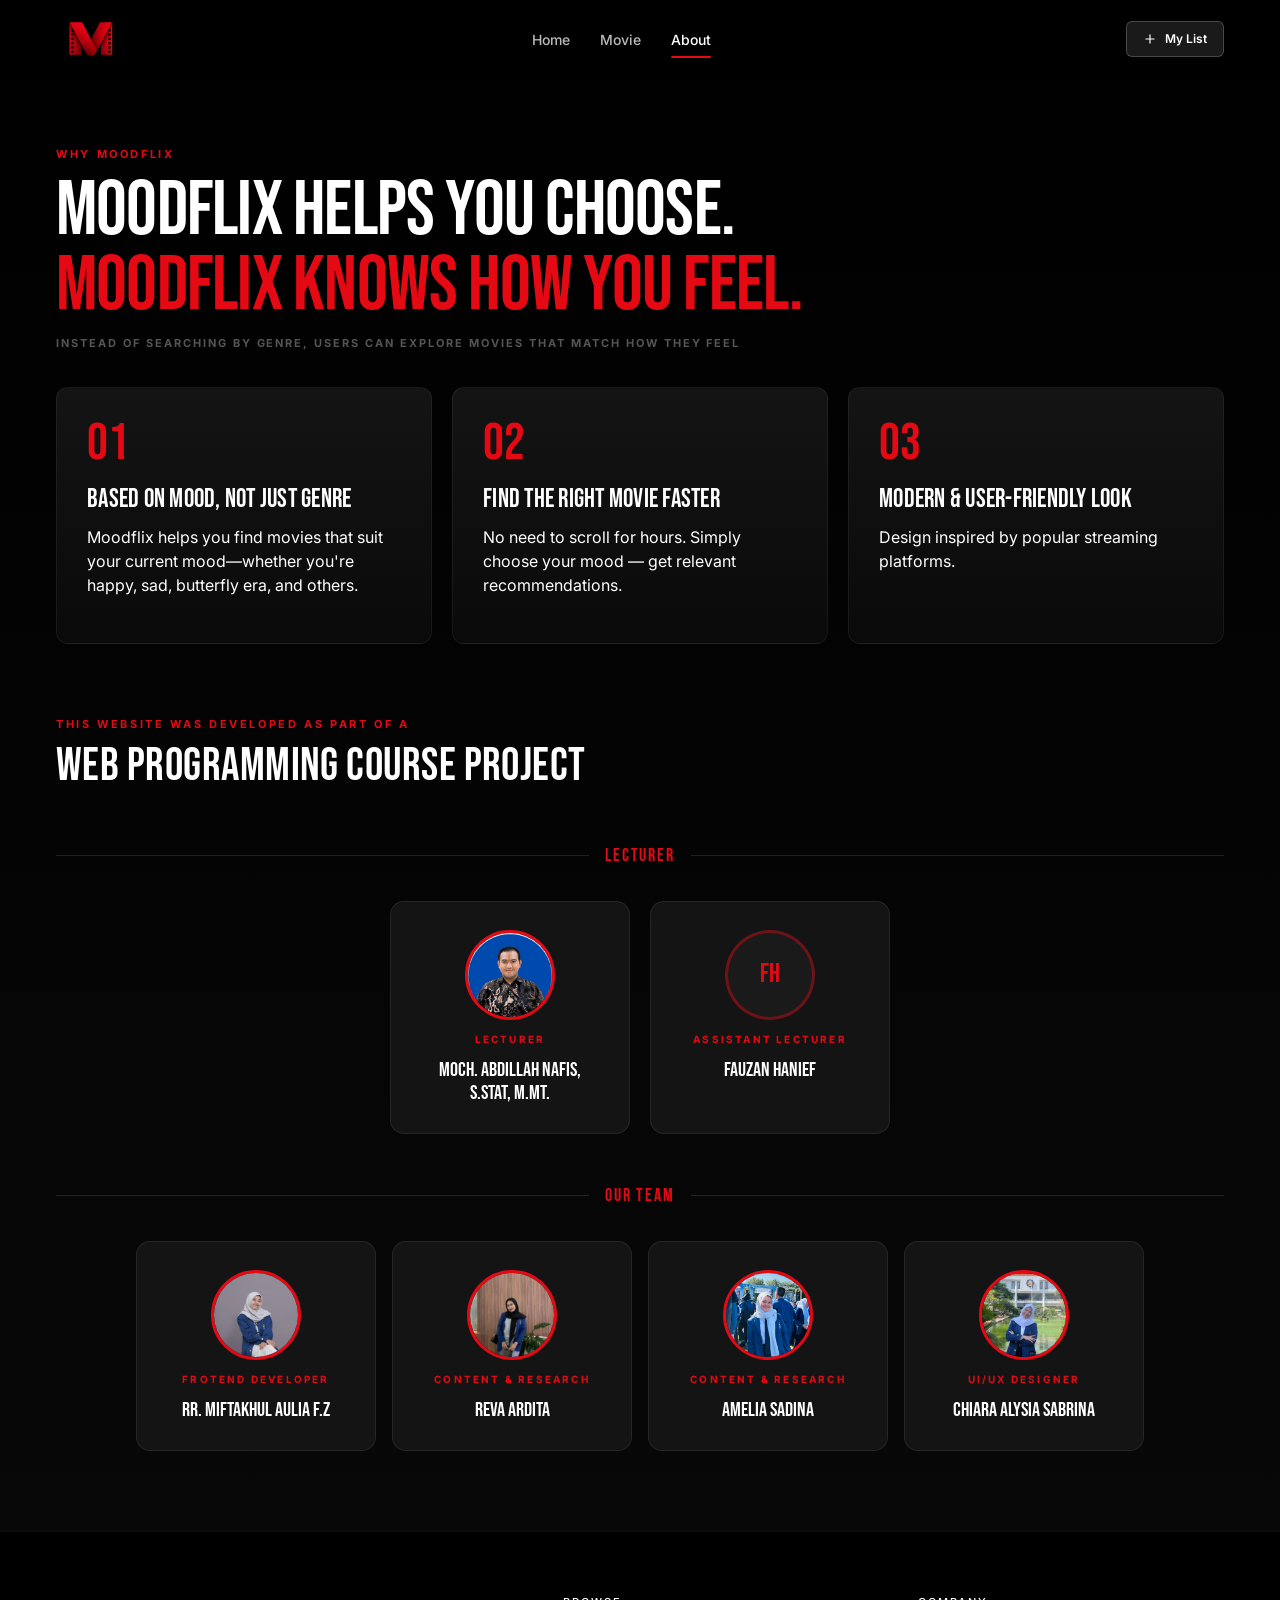
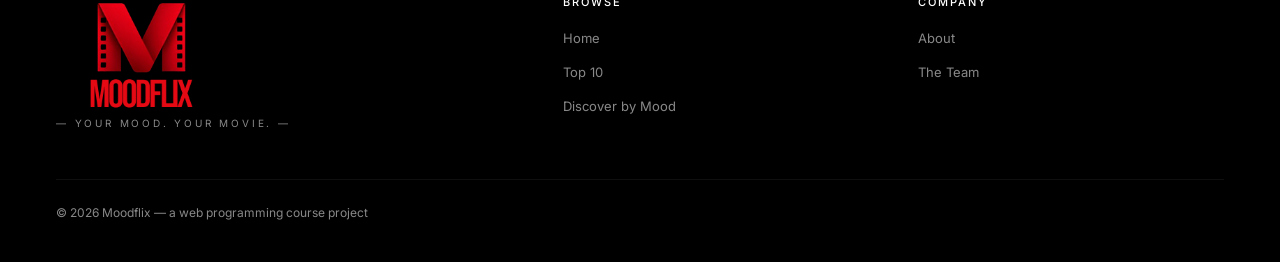
<file: about.html>
<!DOCTYPE html>
<html lang="en">
<head>
    <meta charset="UTF-8">
    <meta name="viewport" content="width=device-width, initial-scale=1.0">
    <title>About - Your Mood. Your Movie.</title>

    <!-- Bootstrap 5 -->
    <link href="https://cdn.jsdelivr.net/npm/bootstrap@5.3.3/dist/css/bootstrap.min.css" rel="stylesheet" />
    <!-- Bootstrap Icons -->
    <link href="https://cdn.jsdelivr.net/npm/bootstrap-icons@1.11.3/font/bootstrap-icons.min.css" rel="stylesheet" />
    <!-- Google Fonts -->
    <link href="https://fonts.googleapis.com/css2?family=Bebas+Neue&family=Inter:wght@400;500;600;700&display=swap" rel="stylesheet" />

    <link rel="stylesheet" href="style.css" />
</head>
<body>

    <!-- ===== NAVBAR ===== -->
  <nav class="mf-nav" id="navbar">
    <div class="mf-nav-brand">
      <img src="assets/M logo.png">
    </div>

    <ul class="mf-nav-links">
      <li><a href="index.html" class="mf-nav-link">Home</a></li>
      <li><a href="movie.html" class="mf-nav-link">Movie</a></li>
      <li><a href="about.html" class="mf-nav-link active">About</a></li>
    </ul>

    <div class="mf-nav-right">
      <a href="#myListModal" class="mf-btn mf-btn-ghost" style="font-size:12px; padding:8px 16px;" id="myListBtn">
        <svg width="14" height="14" viewBox="0 0 24 24" fill="none"><path d="M12 5v14M5 12h14" stroke="currentColor" stroke-width="2" stroke-linecap="round"/></svg>
        My List <span id="myListCount" style="background:#E50914; color:#fff; border-radius:999px; font-size:10px; padding:1px 6px; margin-left:2px; display:none;">0</span>
      </a>
    </div>
  </nav>


 <!-- ===== WHY MOODFLIX ===== -->
  <section class="mf-why" id="about">
    <div class="mf-why-eyebrow">Why Moodflix</div>
    <h2 class="mf-why-title">
      Moodflix helps you choose.<br>
      <span style="color:#E50914">Moodflix knows how you feel.</span>
    </h2>
    <p class="mf-why-subtitle">
      Instead of searching by genre, users can explore movies that match how they feel
    </p>
    <div class="mf-why-grid">
      <div class="mf-why-card">
        <div class="mf-why-num">01</div>
        <h3>Based on mood, not just genre</h3>
        <p>Moodflix helps you find movies that suit your current mood—whether you're happy, sad, butterfly era, and others.</p>
      </div>
      <div class="mf-why-card">
        <div class="mf-why-num">02</div>
        <h3>Find the Right Movie Faster</h3>
        <p>No need to scroll for hours. Simply choose your mood — get relevant recommendations.</p>
      </div>
      <div class="mf-why-card">
        <div class="mf-why-num">03</div>
        <h3>Modern & User-Friendly Look</h3>
        <p>Design inspired by popular streaming platforms.</p>
      </div>
    </div>

    <!-- ===== ABOUT / TEAM ===== -->
    <div class="mf-section-head" id="team">
      <div>
        <div class="mf-eyebrow-label">This website was developed as part of a</div>
        <h2 class="mf-section-title">Web Programming Course Project</h2>
      </div>
    </div>


    <!-- Divider: Lecturer -->
    <div class="mf-team-divider"><div class="mf-team-div-line"></div><span>Lecturer</span><div class="mf-team-div-line"></div></div>

    <div class="mf-lecturer-row">
      <div class="mf-person-card">
        <img src="assets/foto dosen.png" class="mf-avatar" alt="Moch. Abdillah Nafis">
        <div class="mf-person-role">Lecturer</div>
        <div class="mf-person-name">Moch. Abdillah Nafis, S.Stat, M.MT.</div>
      </div>
      <div class="mf-person-card">
        <div class="mf-avatar-placeholder">FH</div>
        <div class="mf-person-role">Assistant Lecturer</div>
        <div class="mf-person-name">Fauzan Hanief</div>
      </div>
    </div>

    <!-- Divider: Team -->
    <div class="mf-team-divider"><div class="mf-team-div-line"></div><span>Our Team</span><div class="mf-team-div-line"></div></div>

    <div class="mf-team-grid">
      <!-- Tambah 4 kartu anggota tim -->
      <div class="mf-person-card">
        <img src="assets/aulia.jpg" class="mf-avatar" alt="Rr. miftakhul Aulia">
        <div class="mf-person-role">Frotend Developer</div>
        <div class="mf-person-name">Rr. Miftakhul Aulia F.Z</div>
      </div>
      <div class="mf-person-card">
        <img src="assets/reva.jpg" class="mf-avatar" alt="Reva Ardita">
        <div class="mf-person-role">Content & Research</div>
        <div class="mf-person-name">Reva Ardita</div>
      </div>
      <div class="mf-person-card">
        <img src="assets/amel.jpg" class="mf-avatar" alt="Amelia Sadina">
        <div class="mf-person-role">Content & Research</div>
        <div class="mf-person-name">Amelia Sadina</div>
      </div>
      <div class="mf-person-card">
        <img src="assets/chiara.jpg" class="mf-avatar" alt="Chiara Alysia">
        <div class="mf-person-role">UI/UX Designer</div>
        <div class="mf-person-name">Chiara Alysia Sabrina</div>
      </div>
    </div>

  </section>


<!-- ===== FOOTER ===== -->
  <footer class="mf-footer">
    <div class="mf-footer-grid">
      <div>
        <img src="assets/logoM.png">
        <div class="mf-footer-tagline">— YOUR MOOD. YOUR MOVIE. —</div>
      </div>
      <div>
        <h4>Browse</h4>
        <ul>
          <li><a href="index.html">Home</a></li>
          <li><a href="index.html#top10">Top 10</a></li>
          <li><a href="movie.html">Discover by Mood</a></li>
        </ul>
      </div>
      <div>
        <h4>Company</h4>
        <ul>
          <li><a href="about.html">About</a></li>
          <li><a href="about.html#team">The Team</a></li>
        </ul>
      </div>
    </div>
    <div class="mf-footer-bottom">
      <span>© 2026 Moodflix — a web programming course project</span>
    </div>
  </footer>




   <!-- Bootstrap JS -->
  <script src="https://cdn.jsdelivr.net/npm/bootstrap@5.3.3/dist/js/bootstrap.bundle.min.js"></script>

  <script>
    // Navbar scroll effect
    const navbar = document.getElementById('navbar');
    window.addEventListener('scroll', () => {
      navbar.classList.toggle('scrolled', window.scrollY > 40);
    });

    // Navbar active link on click
    document.querySelectorAll('.mf-nav-link').forEach(link => {
      link.addEventListener('click', () => {
        document.querySelectorAll('.mf-nav-link').forEach(l => l.classList.remove('active'));
        link.classList.add('active');
      });
    });

    // Card hover: play/pause trailer video
    document.querySelectorAll('.mf-card').forEach(card => {
      const video = card.querySelector('.mf-card-video');
      if (!video) return;
      card.addEventListener('mouseenter', () => video.play());
      card.addEventListener('mouseleave', () => { video.pause(); video.currentTime = 0; });
    });

    // Close with Escape key
    document.addEventListener('keydown', e => { if (e.key === 'Escape') closeModal(); });
  </script>

  <script>
    const heroSlider = document.querySelector('.mf-hero-slider');

    document.querySelector('.hero-next').onclick = () => {
      heroSlider.scrollBy({ left: window.innerWidth, behavior: 'smooth' });
    };

    document.querySelector('.hero-prev').onclick = () => {
      heroSlider.scrollBy({ left: -window.innerWidth, behavior: 'smooth' });
    };
  </script>

  <script>
  // My List dengan localStorage
  let myList = JSON.parse(localStorage.getItem('moodflix-mylist') || '[]');

  document.querySelectorAll('.add-to-list').forEach(btn => {
    btn.addEventListener('click', () => {
      const title  = btn.dataset.title;
      const meta   = btn.dataset.meta;
      const poster = btn.dataset.poster;

      // cek duplikat
      const exists = myList.find(f => f.title === title);
      if (!exists) {
        myList.push({ title, meta, poster });
        // simpan ke localStorage
        localStorage.setItem('moodflix-mylist', JSON.stringify(myList));
      }

      renderMyList();
    });
  });

function renderMyList() {
  const grid  = document.getElementById('myListGrid');
  const empty = document.getElementById('myListEmpty');
  const count = document.getElementById('myListCount');

  count.textContent = myList.length;
  count.style.display = myList.length > 0 ? 'inline' : 'none';

  if (myList.length === 0) {
    empty.style.display = 'block';
    grid.innerHTML = '';
    return;
  }

  empty.style.display = 'none';
  grid.innerHTML = myList.map(f => `
    <div style="
      border-radius: 8px;
      overflow: hidden;
      background: #141414;
      border: 1px solid rgba(255,255,255,0.06);
    ">
      <img src="${f.poster}" alt="${f.title}"
        style="width:100%; aspect-ratio:2/3; object-fit:cover; display:block;"
        onerror="this.style.background='#1a1a1a'; this.style.minHeight='180px'">
      <div style="padding:10px;">
        <div style="font-family:'Bebas Neue',sans-serif; font-size:15px; margin-bottom:3px; white-space:nowrap; overflow:hidden; text-overflow:ellipsis;">${f.title}</div>
        <div style="font-size:10px; color:#888; margin-bottom:8px;">${f.meta}</div>
        <button onclick="removeFromList('${f.title}')"
          style="font-size:11px; color:#E50914; background:none; border:1px solid rgba(229,9,20,0.3); border-radius:4px; padding:4px 0; cursor:pointer; width:100%;">
          Remove
        </button>
      </div>
    </div>
  `).join('');
}

  function removeFromList(title) {
    myList = myList.filter(f => f.title !== title);
    // update localStorage setelah remove
    localStorage.setItem('moodflix-mylist', JSON.stringify(myList));
    renderMyList();
  }

  // init — langsung render saat halaman load
  renderMyList();


  // pause video saat modal ditutup
document.querySelectorAll('.mf-modal').forEach(modal => {
  window.addEventListener('hashchange', () => {
    const video = modal.querySelector('video');
    if (video && !modal.matches(':target')) {
      video.pause();
      video.currentTime = 0;
    }
  });
});
  </script>
    
</body>
</html>
</file>
<file: style.css>
:root {
  --red: #E50914;
  --red-dark: #b00610;
  --bg: #0a0a0a;
  --bg2: #141414;
  --surface: #1a1a1a;
  --border: rgba(255,255,255,0.07);
  --text: #ffffff;
  --text-dim: #bbbbbb;
  --text-dimmer: #888888;
}

* {
  box-sizing: border-box;
  margin: 0;
  padding: 0;
}

html, body {
  background: #000;
  color: var(--text);
  font-family: 'Inter', -apple-system, sans-serif;
  -webkit-font-smoothing: antialiased;
  overflow-x: hidden;
}

a { color: inherit; text-decoration: none; }
button { font-family: inherit; cursor: pointer; border: none; background: none; color: inherit; }
ul { list-style: none; padding: 0; margin: 0; }



/* ===== NAVBAR ===== */
.mf-nav {
  position: fixed;
  top: 0; left: 0; right: 0;
  z-index: 999;
  display: flex;
  align-items: center;
  justify-content: space-between;
  padding: 18px 56px;
  height: 78px;
  background: linear-gradient(to bottom, rgba(0,0,0,0.95) 0%, rgba(0,0,0,0.4) 70%, transparent 100%);
  transition: background 0.3s;
}
.mf-nav.scrolled {
  background: rgba(8,8,8,0.97);
  backdrop-filter: blur(14px);
  border-bottom: 1px solid var(--border);
}

.mf-nav-brand {
  display: flex;
  flex-direction: column;
  cursor: pointer;
}
.mf-nav-brand img {
  width: 50px;
  margin-left: 10px;
}

.mf-nav-links {
  display: flex;
  gap: 30px;
}
.mf-nav-link {
  font-size: 14px;
  font-weight: 500;
  color: var(--text-dim);
  padding: 6px 0;
  position: relative;
  transition: color 0.2s;
}
.mf-nav-link:hover,
.mf-nav-link.active { color: #fff; }
.mf-nav-link.active::after {
  content: '';
  position: absolute;
  bottom: -4px; left: 0; right: 0;
  height: 2px;
  background: var(--red);
  border-radius: 2px;
}

.mf-nav-right {
  display: flex;
  align-items: center;
  gap: 16px;
}


/* ===== BUTTONS ===== */
.mf-btn {
  display: inline-flex;
  align-items: center;
  gap: 8px;
  padding: 14px 26px;
  border-radius: 6px;
  font-weight: 600;
  font-size: 15px;
  transition: all 0.15s;
}
.mf-btn-primary {
  background: var(--red);
  color: white;
}
.mf-btn-primary:hover {
  background: #ff1a24;
  transform: translateY(-1px);
  box-shadow: 0 8px 24px rgba(229,9,20,0.4);
}
.mf-btn-ghost {
  background: rgba(255,255,255,0.1);
  color: white;
  border: 1px solid rgba(255,255,255,0.2);
  backdrop-filter: blur(6px);  
}
.mf-btn-ghost1 {
  background: rgba(255,255,255,0.1);
  color: white;
  border: 1px solid rgba(255,255,255,0.2);
  backdrop-filter: blur(6px);
  width: 50px;       
  height: 50px;      
  border-radius: 50%;
  display: flex;     
  align-items: center;
  justify-content: center;
  padding: 0;        
  transition: all 0.15s;
}
.mf-btn-ghost1:hover { background: rgba(255,255,255,0.18); }
.mf-btn-ghost:hover { background: rgba(255,255,255,0.18); }


/* ===== HERO ===== */
.mf-hero {
  position: relative;
  min-height: 94vh;
  padding: 140px 56px 60px;
  display: flex;
  flex-direction: column;
  justify-content: flex-end;
  overflow: hidden;
}

.mf-hero-bg {
  position: absolute;
  inset: 0;
  overflow: hidden;
}

.mf-hero-bg img {
  background: linear-gradient(to left, #000000, #000000), linear-gradient(to left, #ffffff, #ffffff);
  height: 1000px;
  position: relative;
  width: 100%;
  height: 100%;
  object-fit: cover;
}

.mf-hero-video {
  position: absolute;
  inset: 0;
  width: 100%;
  height: 100%;
  object-fit: cover;
}
.mf-hero-vignette {
  position: absolute;
  inset: 0;
  background:
    linear-gradient(to right, rgba(0,0,0,0.9) 0%, rgba(0,0,0,0.4) 40%, transparent 70%),
    linear-gradient(to top, #000 0%, transparent 40%, transparent 70%, rgba(0,0,0,0.5) 100%);
}
.mf-hero-slider {
  display: flex;
  width: 100%;
  height: 100%;
  overflow-x: auto;
  scroll-snap-type: x mandatory;
  scroll-behavior: smooth;
}


.mf-hero-slider img {
  min-width: 100%;
  height: 100%;
  object-fit: cover;
  scroll-snap-align: start;
}

.mf-hero-content {
  position: relative;
  max-width: 660px;
}

.mf-eyebrow {
  display: inline-flex;
  align-items: center;
  gap: 8px;
  font-size: 11px;
  letter-spacing: 0.28em;
  color: var(--text-dim);
  padding: 6px 14px;
  background: rgba(229,9,20,0.12);
  border: 1px solid rgba(229,9,20,0.3);
  border-radius: 4px;
  margin-bottom: 20px;
}
.mf-live-dot {
  color: var(--red);
  animation: blink 1.4s infinite;
}
@keyframes blink {
  0%, 100% { opacity: 1; }
  50%       { opacity: 0.25; }
}

.mf-hero-title {
  font-family: 'Bebas Neue', sans-serif;
  font-size: clamp(60px, 6vw, 115px);
  line-height: 0.92;
  letter-spacing: -0.01em;
  margin-bottom: 20px;
}

.mf-hero-meta {
  display: flex;
  flex-wrap: wrap;
  align-items: center;
  gap: 10px;
  margin-bottom: 18px;
  font-size: 14px;
  color: var(--text-dim);
}
.mf-badge-match {
  background: rgba(34,197,94,0.15);
  color: #4ade80;
  border: 1px solid rgba(34,197,94,0.3);
  padding: 4px 10px;
  border-radius: 4px;
  font-weight: 700;
  font-size: 11px;
  letter-spacing: 0.05em;
}
.mf-dot { color: var(--red); }

.mf-hero-blurb {
  font-size: 17px;
  line-height: 1.6;
  color: #ddd;
  margin-bottom: 28px;
  max-width: 560px;
}
.mf-hero-actions {
  display: flex;
  gap: 12px;
}

.hero-prev, .hero-next {
  position: absolute;
  top: 50%;
  transform: translateY(-50%);
  z-index: 10;
  font-size: 40px;
  background: rgba(0,0,0,0.4);
  color: white;
  border: none;
  padding: 10px;
  cursor: pointer;
}

.mf-scroller {
  display: flex;
  gap: 14px;
  overflow-x: auto;
  overflow-y: visible;
  padding: 16px 56px 44px;
  scroll-snap-type: x proximity;
  scrollbar-width: none;
  -ms-overflow-style: none;
}
.mf-scroller::-webkit-scrollbar { 
  display: none;
  width: 0;
  height: 0;
}


/* ===== MOOD SEARCH ===== */
.mf-mood-search {
  position: relative;
  margin-top: 40px;
  max-width: 860px;
  padding: 22px 24px;
  border-radius: 16px;
  background: rgba(10,10,10,0.78);
  backdrop-filter: blur(20px);
  border: 1px solid rgba(255,255,255,0.08);
  box-shadow: 0 20px 60px rgba(0,0,0,0.6);
}
.mf-mood-search-label {
  display: inline-flex;
  align-items: center;
  gap: 7px;
  font-size: 10px;
  letter-spacing: 0.22em;
  font-weight: 700;
  color: var(--red);
  margin-bottom: 12px;
}
.mf-mood-search-box {
  display: flex;
  gap: 10px;
  align-items: flex-end;
  padding: 12px 14px;
  border-radius: 10px;
  border: 1px solid rgba(255,255,255,0.1);
  background: rgba(0,0,0,0.4);
  transition: all 0.2s;
}
.mf-mood-search-box:focus-within {
  border-color: rgba(229,9,20,0.5);
  box-shadow: 0 0 0 3px rgba(229,9,20,0.1);
}
.mf-mood-input {
  flex: 1;
  background: transparent;
  border: none;
  outline: none;
  color: white;
  font: inherit;
  font-size: 16px;
  resize: none;
  line-height: 1.45;
}
.mf-mood-input::placeholder { color: #555; }
.mf-mood-go {
  display: inline-flex;
  align-items: center;
  gap: 8px;
  padding: 10px 18px;
  border-radius: 6px;
  font-size: 13px;
  font-weight: 600;
  background: var(--red);
  color: white;
  white-space: nowrap;
  transition: all 0.15s;
}
.mf-mood-go:hover {
  background: #ff1a24;
  transform: translateY(-1px);
}

.mf-chips {
  display: flex;
  flex-wrap: wrap;
  gap: 8px;
  align-items: center;
  margin-top: 12px;
}
.mf-chips-label {
  font-size: 11px;
  color: var(--text-dimmer);
}
.mf-chip {
  padding: 6px 13px;
  border-radius: 999px;
  font-size: 12px;
  background: rgba(255,255,255,0.06);
  border: 1px solid rgba(255,255,255,0.08);
  color: var(--text-dim);
  transition: all 0.15s;
}
.mf-chip:hover {
  background: rgba(229,9,20,0.15);
  border-color: rgba(229,9,20,0.4);
  color: white;
}


/* ===== SECTIONS ===== */
.mf-section {
  padding: 20px 56px 36px;
  position: relative;
  min-height: 80vh;
  display: flex;
  flex-direction: column;
  justify-content: flex-end;
  overflow: hidden;
}
.mf-section-head {
  display: flex;
  justify-content: space-between;
  align-items: flex-end;
  margin-bottom: 26px;
}
.mf-eyebrow-label {
  font-size: 11px;
  letter-spacing: 0.24em;
  color: var(--red);
  font-weight: 700;
  margin-bottom: 6px;
  text-transform: uppercase;
}
.mf-section-title {
  font-family: 'Bebas Neue', sans-serif;
  font-size: 46px;
  letter-spacing: 0.01em;
}
.mf-link-btn {
  font-size: 13px;
  color: var(--text-dimmer);
  transition: color 0.15s;
}
.mf-link-btn:hover { color: var(--red); }


/* ===== MOOD TILES ===== */
.mf-moods-grid {
  display: grid;
  grid-template-columns: repeat(3, 1fr);
  gap: 14px;
}
.mf-mood-tile {
  text-align: left;
  padding: 22px 18px;
  border-radius: 14px;
  background: linear-gradient(140deg, #1a1a1a 0%, #0f0f0f 100%);
  border: 1px solid rgba(255,255,255,0.06);
  transition: all 0.22s;
  position: relative;
  overflow: hidden;
  min-height: 148px;
}
.mf-mood-tile::before {
  content: '';
  position: absolute;
  top: -40%; right: -30%;
  width: 130px; height: 130px;
  border-radius: 50%;
  background: var(--red);
  opacity: 0;
  transition: opacity 0.3s;
  filter: blur(40px);
}
.mf-mood-tile:hover {
  transform: translateY(-4px);
  border-color: rgba(229,9,20,0.45);
  background: linear-gradient(140deg, #2a0a10 0%, #140205 100%);
}
.mf-mood-tile:hover::before { opacity: 0.3; }

.mf-mood-emoji {
  font-size: 30px;
  margin-bottom: 14px;
  line-height: 1;
  color: var(--red);
}
.mf-mood-label {
  font-family: 'Bebas Neue', sans-serif;
  font-size: 24px;
  letter-spacing: 0.02em;
  margin-bottom: 4px;
}
.mf-mood-hint {
  font-size: 11px;
  color: var(--text-dimmer);
  line-height: 1.4;
}
.mf-mood-tile {
  display: block;            
  text-decoration: none;     
  color: inherit;            
}
.mf-mood-tile:link,
.mf-mood-tile:visited {
  color: inherit;
}
.mf-mood-tile {
  cursor: pointer;
}
.mf-mood-tile:active {
  transform: scale(0.97);
}


/* ===== MOVIE ROWS ===== */
.mf-row {
  margin-bottom: 48px;
}
.mf-row-header {
  display: flex;
  align-items: baseline;
  justify-content: space-between;
  padding: 0 56px 14px;
}
.mf-row-title {
  font-family: 'Bebas Neue', sans-serif;
  font-size: 28px;
  letter-spacing: 0.01em;
}
.mf-scroller {
  display: flex;
  gap: 14px;
  overflow-x: auto;
  overflow-y: visible;
  padding: 16px 56px 44px;
  scroll-snap-type: x proximity;
  scrollbar-width: none;
  -ms-overflow-style: none;
  scroll-padding-left: 56px;
}
.mf-scroller::-webkit-scrollbar { 
  display: none;
  width: 0;
  height: 0;
}


/* ===== MOVIE CARD ===== */
.mf-card {
  position: relative;
  border-radius: 6px;
  overflow: hidden;
  flex: 0 0 180px;
  aspect-ratio: 2/3;
  cursor: pointer;
  transition: transform 0.28s cubic-bezier(.2,.9,.3,1.2), box-shadow 0.28s;
  background: #141414;
  scroll-snap-align: start;
}
.mf-card:hover {
  transform: translateY(-7px) scale(1.05);
  box-shadow: 0 20px 50px rgba(0,0,0,0.7), 0 0 0 2px rgba(229,9,20,0.55);
  z-index: 5;
}

/* real poster image */
.mf-card-poster-img {
  position: absolute;
  inset: 0;
  width: 100%;
  height: 100%;
  object-fit: cover;
  display: block;
}

/* bottom title (shown at rest) */
.mf-card-bottom {
  position: absolute;
  bottom: 0; left: 0; right: 0;
  padding: 36px 12px 12px;
  background: linear-gradient(transparent, rgba(0,0,0,0.95));
  transition: opacity 0.25s;
}
.mf-card:hover .mf-card-bottom { opacity: 0; }
.mf-card-title {
  font-family: 'Bebas Neue', sans-serif;
  font-size: 20px;
  letter-spacing: 0.02em;
  line-height: 1;
}
.mf-card-meta {
  font-size: 10px;
  color: var(--text-dim);
  margin-top: 3px;
}

/* hover overlay */
.mf-card-overlay {
  position: absolute;
  inset: 0;
  opacity: 0;
  pointer-events: none;
  transition: opacity 0.35s ease;
  display: flex;
  flex-direction: column;
  justify-content: flex-end;
  padding: 12px;
}
.mf-card:hover .mf-card-overlay {
  opacity: 1;
  pointer-events: auto;
}

/* real trailer video inside hover overlay */
.mf-card-video {
  position: absolute;
  inset: 0;
  width: 100%;
  height: 100%;
  object-fit: cover;
}

/* dark gradient over trailer anim */
.mf-card-overlay::before {
  content: '';
  position: absolute;
  inset: 0;
  background: linear-gradient(transparent 0%, transparent 35%, rgba(0,0,0,0.94) 100%);
  z-index: 1;
}

.mf-card-live {
  position: absolute;
  top: 10px; left: 10px;
  z-index: 2;
  display: inline-flex;
  align-items: center;
  gap: 5px;
  background: rgba(229,9,20,0.9);
  padding: 3px 8px;
  border-radius: 3px;
  font-size: 9px;
  font-weight: 800;
  letter-spacing: 0.1em;
  color: white;
  animation: blink 1.2s ease-in-out infinite;
}

.mf-card-trailer-info {
  position: relative;
  z-index: 2;
}
.mf-card-trailer-title {
  font-family: 'Bebas Neue', sans-serif;
  font-size: 24px;
  line-height: 1;
  letter-spacing: 0.01em;
}
.mf-card-trailer-meta {
  font-size: 10px;
  color: var(--text-dim);
  margin-top: 4px;
}
.mf-card-actions {
  display: flex;
  gap: 5px;
  margin-top: 8px;
}

.mf-icon-btn {
  width: 27px; height: 27px;
  border-radius: 50%;
  background: rgba(255,255,255,0.14);
  border: 1px solid rgba(255,255,255,0.28);
  display: grid;
  place-items: center;
  transition: all 0.15s;
  color: white;
}
.mf-icon-btn:hover {
  background: white;
  color: black;
}
.mf-icon-btn-play {
  background: white;
  color: black;
  border-color: white;
}
.mf-icon-btn-play:hover {
  background: var(--red);
  color: white;
  border-color: var(--red);
}
.mf-modal:target {
  opacity: 1;
  pointer-events: auto;
  z-index: 2000;
}

.mf-modal:target .mf-modal-box {
  transform: scale(1);
}

.mf-icon-btn {
  text-decoration: none;
}


/* ===== TOP 10 ===== */
.mf-top10-scroller {
  padding-left: 80px;
  padding-bottom: 54px;
  scrollbar-width: none;
  -ms-overflow-style: none;
}
.mf-top10-scroller::-webkit-scrollbar {
  display: none;
  width: 0;
  height: 0;
}
.mf-top10-item {
  display: flex;
  align-items: flex-end;
  gap: 2px;
  flex: 0 0 auto;
  scroll-snap-align: start;
}
.mf-top10-rank {
  font-family: 'Bebas Neue', sans-serif;
  font-size: 200px;
  line-height: 0.78;
  color: transparent;
  -webkit-text-stroke: 5px #2a2a2a;
  margin-right: -38px;
  margin-bottom: -6px;
  letter-spacing: -0.08em;
  transition: -webkit-text-stroke-color 0.2s;
  user-select: none;
}
.mf-top10-item:hover .mf-top10-rank {
  -webkit-text-stroke-color: var(--red);
}
.mf-top10-item .mf-card {
  width: 170px;
}


/* ===== WHY SECTION ===== */
.mf-why {
  padding: 72px 56px 80px;
  background: linear-gradient(180deg, transparent, #080808);
}
.mf-why-eyebrow {
  font-size: 11px;
  letter-spacing: 0.24em;
  color: var(--red);
  font-weight: 700;
  margin-bottom: 12px;
  text-transform: uppercase;
  
  position: relative;
  min-height: 10vh;
  display: flex;
  flex-direction: column;
  justify-content: flex-end;
  overflow: hidden;
}
.mf-p {
  font-size: 11px;
  color: #fff;
  font-weight: 700;
  padding: 10px;
  text-transform: uppercase;
}
.mf-why-title {
  font-family: 'Bebas Neue', sans-serif;
  font-size: clamp(48px, 6vw, 80px);
  line-height: 0.98;
  letter-spacing: -0.01em;
  margin-bottom: 10px;
}
.mf-why-grid {
  display: grid;
  grid-template-columns: repeat(3, 1fr);
  gap: 20px;
  margin-bottom: 72px;
}
.mf-why-card {
  padding: 30px;
  border-radius: 12px;
  background: linear-gradient(180deg, #141414, #0a0a0a);
  border: 1px solid rgba(255,255,255,0.06);
  transition: all 0.22s;
}
.mf-why-card:hover {
  border-color: rgba(229,9,20,0.35);
  transform: translateY(-4px);
}
.mf-why-num {
  font-family: 'Bebas Neue', sans-serif;
  font-size: 52px;
  color: var(--red);
  line-height: 1;
  margin-bottom: 14px;
}
.mf-why-card h3 {
  font-family: 'Bebas Neue', sans-serif;
  font-size: 26px;
  letter-spacing: 0.01em;
  margin-bottom: 10px;
}
.mf-why-subtitle {
  font-size: 11px;
  letter-spacing: 0.18em;
  color: #555;
  font-weight: 700;
  text-transform: uppercase;
  margin-bottom: 36px;
}


/* ===== ABOUT TEAM ===== */
.mf-about { 
  padding: 72px 56px 80px;
}
.mf-about-header { 
  text-align: center; 
  margin-bottom: 48px; 
  padding: 100px 56px 60px;
  background: linear-gradient(180deg, transparent, #080808);
}
.mf-about-title { 
  font-family: 'Bebas Neue', sans-serif; 
  font-size: 56px; 
}
.mf-about-sub { 
  font-size: 12px; 
  letter-spacing: 0.2em; 
  color: var(--text-dimmer); 
  margin-top: 6px; }

.mf-team-divider { 
  display: flex; 
  align-items: center; 
  gap: 16px; 
  margin: 40px 0 32px; 
}
.mf-team-div-line { 
  flex: 1; 
  height: 1px; 
  background: rgba(229,9,20,0.4); 
}
.mf-team-divider span { 
  font-family: 'Bebas Neue',sans-serif; 
  font-size: 18px; 
  color: var(--red); 
  letter-spacing: 0.1em; 
}

.mf-lecturer-row { 
  display: flex; 
  justify-content: center; 
  gap: 20px; 
  flex-wrap: wrap; 
  margin-bottom: 48px; 
}

.mf-person-card { 
  display: flex; 
  flex-direction: column; 
  align-items: center; 
  gap: 12px; 
  padding: 28px 32px; 
  background: var(--bg2); 
  border: 1px solid var(--border); 
  border-radius: 14px; 
  transition: all 0.22s; 
  width: 240px; 
  text-align: center; 
}
.mf-person-card:hover { 
  border-color: rgba(229,9,20,0.4); 
  transform: translateY(-4px); 
}

.mf-avatar { 
  width: 90px; 
  height: 90px; 
  border-radius: 50%; 
  object-fit: cover; 
  border: 3px solid var(--red); 
}
.mf-avatar-placeholder { 
  width: 90px; 
  height: 90px; 
  border-radius: 50%;
  background: var(--surface); 
  border: 3px solid rgba(229,9,20,0.4); 
  display: grid; 
  place-items: center; 
  font-family: 'Bebas Neue',sans-serif; 
  font-size: 26px; 
  color: var(--red); 
}

.mf-person-role { 
  font-size: 10px; 
  letter-spacing: 0.22em; 
  color: var(--red); 
  font-weight: 700; 
  text-transform: uppercase; }
.mf-person-name { 
  font-family: 'Bebas Neue',sans-serif; 
  font-size: 20px; 
  line-height: 1.15; }
.mf-person-nim { 
  font-size: 12px; 
  color: var(--text-dimmer); 
}

.mf-team-grid { 
  display: grid; 
  grid-template-columns: repeat(4, 240px); 
  gap: 16px; 
  justify-content: center; 
}



/* ===== TRAILER MODAL ===== */
.mf-modal {
  position: fixed;
  inset: 0;
  z-index: 2000;
  display: flex;
  align-items: center;
  justify-content: center;
  pointer-events: none;
  opacity: 0;
  transition: opacity 0.25s ease;
}
.mf-modal.is-open {
  opacity: 1;
  pointer-events: auto;
}

.mf-modal-backdrop {
  position: absolute;
  inset: 0;
  background: rgba(0, 0, 0, 0.85);
  backdrop-filter: blur(6px);
}

.mf-modal-box {
  position: relative;
  width: 200%;
  max-width: 1000px;
  border-radius: 8px;
  overflow: hidden;
  background: #0a0a0a;
  border: 1px solid rgba(255,255,255,0.08);
  box-shadow: 0 40px 100px rgba(0,0,0,0.8);
  transform: scale(0.94);
  transition: transform 0.25s ease;
}
.mf-modal.is-open .mf-modal-box {
  transform: scale(1);
}

.mf-modal-header {
  display: flex;
  align-items: center;
  justify-content: space-between;
  padding: 14px 18px;
  background: #0f0f0f;
  border-bottom: 1px solid rgba(255,255,255,0.06);
}
.mf-modal-title {
  display: flex;
  align-items: center;
  gap: 8px;
  font-size: 11px;
  font-weight: 700;
  letter-spacing: 0.22em;
  color: var(--text-dim);
}
.mf-modal-close {
  width: 32px;
  height: 32px;
  border-radius: 50%;
  background: rgba(255,255,255,0.08);
  border: 1px solid rgba(255,255,255,0.12);
  color: white;
  display: grid;
  place-items: center;
  transition: all 0.15s;
}
.mf-modal-close:hover {
  background: var(--red);
  border-color: var(--red);
}

.mf-modal-video {
  width: 100%;
  display: block;
  aspect-ratio: 16/9;
  background: #000;
  border: none; 
}
.mf-modal {
  transition: opacity 0.25s ease;
}

.mf-modal iframe {
  width: 100%;
  aspect-ratio: 16/9;
  display: block;
  border: none;
  background: #000;
}

/* ===== FOOTER ===== */
.mf-footer {
  background: #000;
  border-top: 1px solid rgba(255,255,255,0.06);
  padding: 64px 56px 40px;
  color: var(--text-dim);
}
.mf-footer-grid {
  display: grid;
  grid-template-columns: 1.5fr 1fr 1fr;
  gap: 48px;
  max-width: 1400px;
  margin: 0 auto;
}
.mf-footer-grid img {
  width: 150px;
  margin-left: 10px;
}
.mf-footer-logo {
  font-family: 'Bebas Neue', sans-serif;
  font-size: 48px;
  color: var(--red);
  letter-spacing: -0.03em;
  line-height: 1;
}
.mf-footer-tagline {
  font-size: 10px;
  letter-spacing: 0.28em;
  color: var(--text-dimmer);
  margin-top: 4px;
}
.mf-footer-copy {
  font-size: 13px;
  margin-top: 20px;
  line-height: 1.65;
  max-width: 320px;
  color: var(--text-dimmer);
}
.mf-footer h4 {
  font-size: 11px;
  letter-spacing: 0.18em;
  text-transform: uppercase;
  color: var(--text);
  margin-bottom: 16px;
}
.mf-footer ul {
  display: grid;
  gap: 10px;
}
.mf-footer li a {
  font-size: 13px;
  color: var(--text-dimmer);
  transition: color 0.15s;
}
.mf-footer li a:hover { color: var(--text); }

.mf-footer-bottom {
  max-width: 1400px;
  margin: 48px auto 0;
  padding-top: 24px;
  border-top: 1px solid rgba(255,255,255,0.06);
  display: flex;
  justify-content: space-between;
  font-size: 12px;
  color: var(--text-dimmer);
}
</file>
